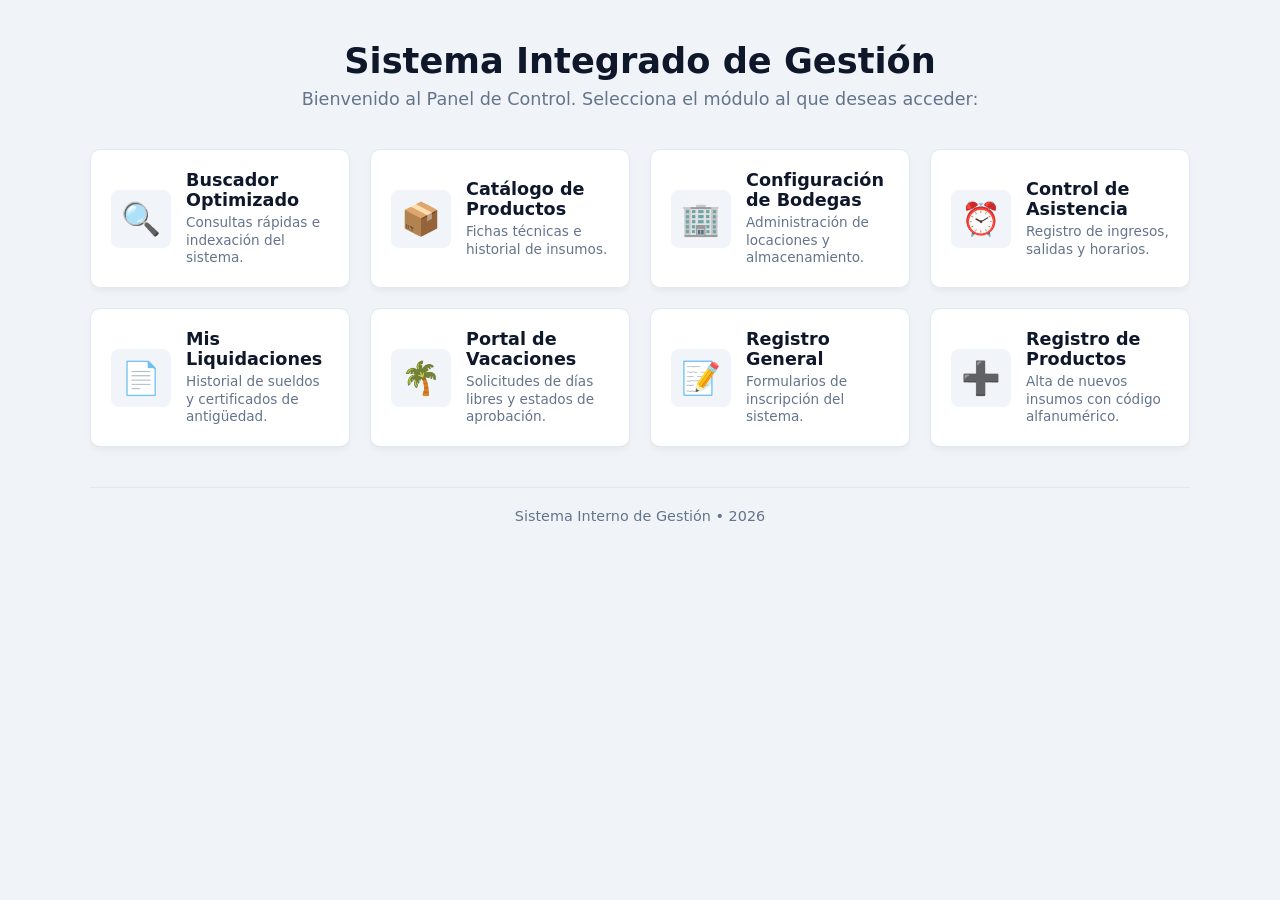
<file: index.html>
<!DOCTYPE html>
<html lang="es">
<head>
    <meta charset="UTF-8">
    <meta name="viewport" content="width=device-width, initial-scale=1.0">
    <title>Panel de Control - Sistema Interno</title>
    <link rel="stylesheet" href="index.css">
</head>
<body>

    <div class="dashboard-container">
        <header class="main-header">
            <h1>Sistema Integrado de Gestión</h1>
            <p>Bienvenido al Panel de Control. Selecciona el módulo al que deseas acceder:</p>
        </header>

        <main class="grid-menu">
            <a href="buscadorOptimizado.html" class="menu-card">
                <div class="card-icon">🔍</div>
                <div class="card-info">
                    <h3>Buscador Optimizado</h3>
                    <p>Consultas rápidas e indexación del sistema.</p>
                </div>
            </a>

            <a href="catalogo_productos.html" class="menu-card">
                <div class="card-icon">📦</div>
                <div class="card-info">
                    <h3>Catálogo de Productos</h3>
                    <p>Fichas técnicas e historial de insumos.</p>
                </div>
            </a>

            <a href="configuracion_bodegas.html" class="menu-card">
                <div class="card-icon">🏢</div>
                <div class="card-info">
                    <h3>Configuración de Bodegas</h3>
                    <p>Administración de locaciones y almacenamiento.</p>
                </div>
            </a>

            <a href="controlAsistencia.html" class="menu-card">
                <div class="card-icon">⏰</div>
                <div class="card-info">
                    <h3>Control de Asistencia</h3>
                    <p>Registro de ingresos, salidas y horarios.</p>
                </div>
            </a>

            <a href="liquidaciones.html" class="menu-card">
                <div class="card-icon">📄</div>
                <div class="card-info">
                    <h3>Mis Liquidaciones</h3>
                    <p>Historial de sueldos y certificados de antigüedad.</p>
                </div>
            </a>

            <a href="portalvacaciones.html" class="menu-card">
                <div class="card-icon">🌴</div>
                <div class="card-info">
                    <h3>Portal de Vacaciones</h3>
                    <p>Solicitudes de días libres y estados de aprobación.</p>
                </div>
            </a>

            <a href="registro.html" class="menu-card">
                <div class="card-icon">📝</div>
                <div class="card-info">
                    <h3>Registro General</h3>
                    <p>Formularios de inscripción del sistema.</p>
                </div>
            </a>

            <a href="registroproducto.html" class="menu-card">
                <div class="card-icon">➕</div>
                <div class="card-info">
                    <h3>Registro de Productos</h3>
                    <p>Alta de nuevos insumos con código alfanumérico.</p>
                </div>
            </a>
        </main>

        <footer class="main-footer">
            <p>Sistema Interno de Gestión • 2026</p>
        </footer>
    </div>

</body>
</html>
</file>
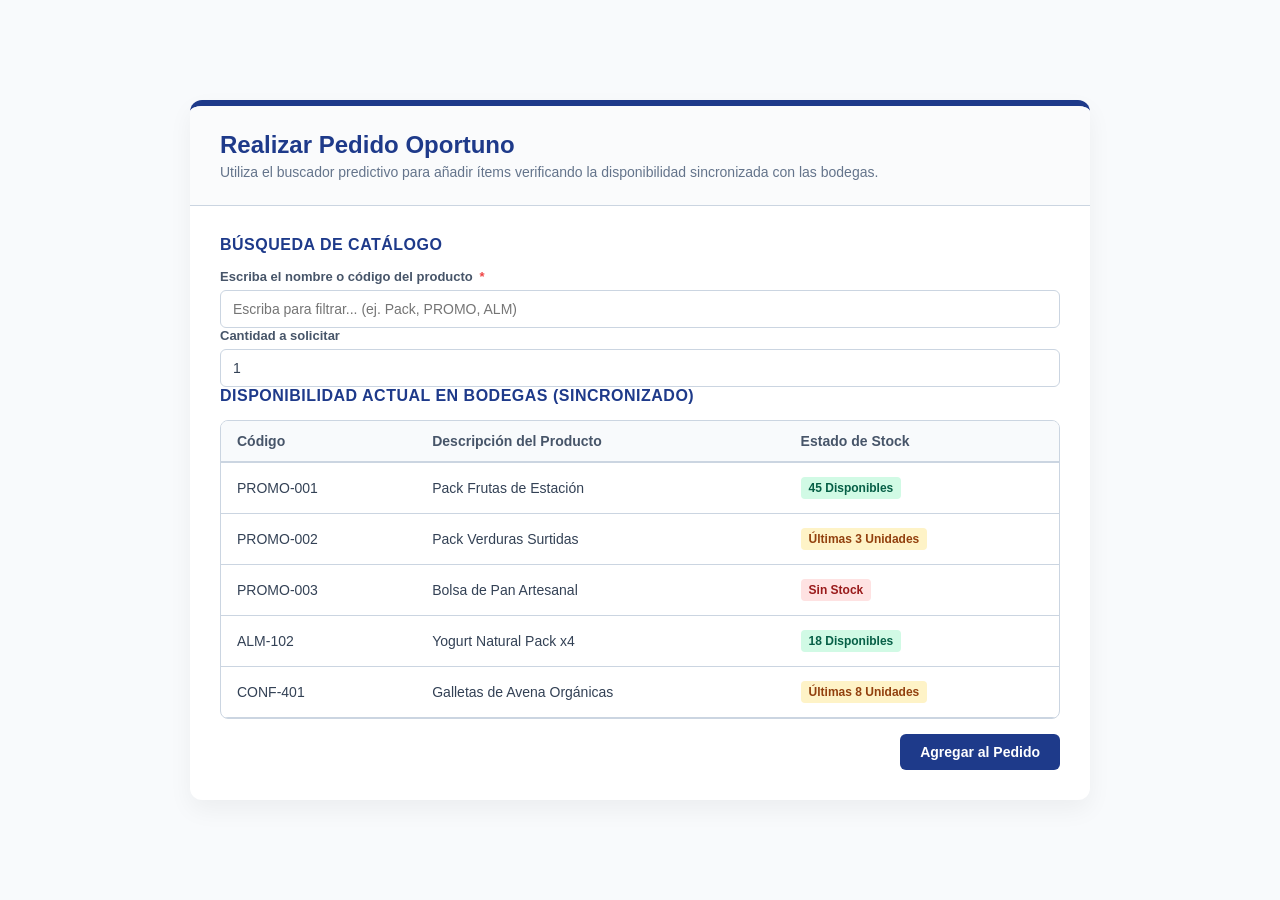
<file: buscadorOptimizado.html>
<!DOCTYPE html>
<html lang="es">
<head>
    <meta charset="UTF-8">
    <meta name="viewport" content="width=device-width, initial-scale=1.0">
    <title>Seguridad LTDA - Solicitud de Pedidos</title>
    <link rel="stylesheet" href="styleBuscador.css">
</head>
<body>

<div class="container">
    <div class="header">
        <h1>Realizar Pedido Oportuno</h1>
        <p>Utiliza el buscador predictivo para añadir ítems verificando la disponibilidad sincronizada con las bodegas.</p>
    </div>

    <div class="form-container">
        <form action="#" method="POST">
            
            <div class="section-title">Búsqueda de Catálogo</div>

            <div class="form-group">
                <label for="productSearch">Escriba el nombre o código del producto <span class="required">*</span></label>
                <input 
                    type="text" 
                    id="productSearch" 
                    list="productosBodega" 
                    placeholder="Escriba para filtrar... (ej. Pack, PROMO, ALM)" 
                    required
                >
                
                <datalist id="productosBodega">
                    <option value="PROMO-001 - Pack Frutas de Estación (Disponibilidad Alta)"></option>
                    <option value="PROMO-002 - Pack Verduras Surtidas (Últimas Unidades)"></option>
                    <option value="PROMO-003 - Bolsa de Pan Artesanal (Sin Stock)"></option>
                    <option value="ALM-102 - Yogurt Natural Pack x4 (Disponibilidad Alta)"></option>
                    <option value="ALM-105 - Leche Entera Soprole 1L (Disponibilidad Alta)"></option>
                    <option value="CONF-401 - Galletas de Avena Orgánicas (Últimas Unidades)"></option>
                    <option value="CONF-402 - Mermelada de Frambuesa Casera (Sin Stock)"></option>
                </datalist>
            </div>

            <div class="form-group">
                <label for="cantidad">Cantidad a solicitar</label>
                <input type="number" id="cantidad" min="1" value="1">
            </div>

            <div class="section-title">Disponibilidad Actual en Bodegas (Sincronizado)</div>
            <div class="table-responsive-custom">
                <table class="custom-table">
                    <thead>
                        <tr>
                            <th>Código</th>
                            <th>Descripción del Producto</th>
                            <th>Estado de Stock</th>
                        </tr>
                    </thead>
                    <tbody>
                        <tr>
                            <td><code>PROMO-001</code></td>
                            <td>Pack Frutas de Estación</td>
                            <td><span class="custom-badge badge-success">45 Disponibles</span></td>
                        </tr>
                        <tr>
                            <td><code>PROMO-002</code></td>
                            <td>Pack Verduras Surtidas</td>
                            <td><span class="custom-badge badge-warning">Últimas 3 Unidades</span></td>
                        </tr>
                        <tr>
                            <td><code>PROMO-003</code></td>
                            <td>Bolsa de Pan Artesanal</td>
                            <td><span class="custom-badge badge-danger">Sin Stock</span></td>
                        </tr>
                        <tr>
                            <td><code>ALM-102</code></td>
                            <td>Yogurt Natural Pack x4</td>
                            <td><span class="custom-badge badge-success">18 Disponibles</span></td>
                        </tr>
                        <tr>
                            <td><code>CONF-401</code></td>
                            <td>Galletas de Avena Orgánicas</td>
                            <td><span class="custom-badge badge-warning">Últimas 8 Unidades</span></td>
                        </tr>
                    </tbody>
                </table>
            </div>

            <div class="form-actions-inner">
                <button type="submit" class="btn btn-primary">Agregar al Pedido</button>
            </div>

        </form>
    </div>
</div>

</body>
</html>
</file>
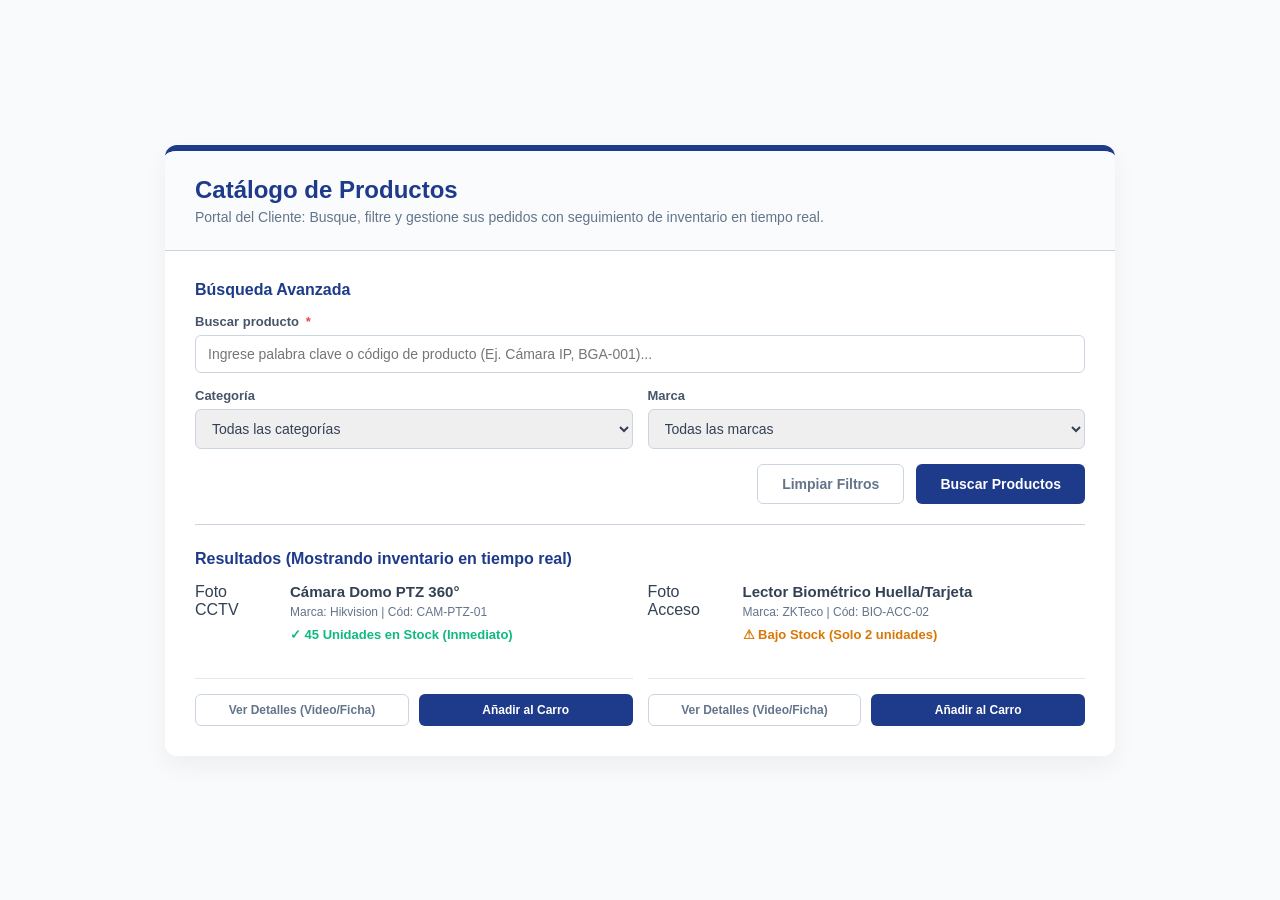
<file: catalogo_productos.html>
<!DOCTYPE html>
<html lang="es">
<head>
    <meta charset="UTF-8">
    <meta name="viewport" content="width=device-width, initial-scale=1.0">
    <title>Catálogo de Productos - Portal Cliente | Seguridad LTDA</title>
    <link rel="stylesheet" href="styles_catalogo_productos.css">
</head>
<body>

    <div class="container" style="max-width: 950px;">
        <div class="header">
            <h1>Catálogo de Productos</h1>
            <p>Portal del Cliente: Busque, filtre y gestione sus pedidos con seguimiento de inventario en tiempo real.</p>
        </div>

        <div class="form-container">
            
            <div style="margin-bottom: 25px; border-bottom: 1px solid var(--border-color); padding-bottom: 20px;">
                <h3 style="color: var(--primary-color); font-size: 16px; margin-bottom: 15px;">Búsqueda Avanzada</h3>
                <div class="fields-section">
                    
                    <div class="form-group full-width">
                        <label for="buscador">Buscar producto <span class="required">*</span></label>
                        <input type="text" id="buscador" placeholder="Ingrese palabra clave o código de producto (Ej. Cámara IP, BGA-001)...">
                    </div>

                    <div class="form-group">
                        <label for="categoria">Categoría</label>
                        <select id="categoria">
                            <option value="todas" selected>Todas las categorías</option>
                            <option value="cctv">Sistemas CCTV</option>
                            <option value="acceso">Control de Acceso</option>
                            <option value="alarmas">Alarmas Inalámbricas</option>
                        </select>
                    </div>

                    <div class="form-group">
                        <label for="marca">Marca</label>
                        <select id="marca">
                            <option value="todas" selected>Todas las marcas</option>
                            <option value="hikvision">Hikvision</option>
                            <option value="dahua">Dahua</option>
                            <option value="dsc">DSC</option>
                        </select>
                    </div>
                </div>
                
                <div class="form-actions" style="margin-top: 15px; padding-top: 0; border: none;">
                    <button type="button" class="btn btn-secondary">Limpiar Filtros</button>
                    <button type="button" class="btn btn-primary">Buscar Productos</button>
                </div>
            </div>

            <h3 style="color: var(--primary-color); font-size: 16px; margin-bottom: 15px;">Resultados (Mostrando inventario en tiempo real)</h3>
            
            <div class="fields-section">
                
                <div class="photo-section" style="align-items: flex-start; justify-content: space-between; width: 100%;">
                    <div style="display: flex; gap: 15px; width: 100%;">
                        <div class="photo-preview" style="width: 80px; height: 80px; border-radius: 8px; flex-shrink: 0;">
                            <span>Foto<br>CCTV</span>
                        </div>
                        <div style="flex: 1;">
                            <h4 style="color: var(--text-color); margin-bottom: 5px; font-size: 15px;">Cámara Domo PTZ 360°</h4>
                            <p style="font-size: 12px; color: #64748b; margin-bottom: 8px;">Marca: Hikvision | Cód: CAM-PTZ-01</p>
                            <p style="font-size: 13px; font-weight: 600; color: var(--success-color); margin-bottom: 5px;">✓ 45 Unidades en Stock (Inmediato)</p>
                        </div>
                    </div>
                    
                    <div style="width: 100%; margin-top: 15px; display: flex; gap: 10px; border-top: 1px solid #e2e8f0; padding-top: 15px;">
                        <button class="btn btn-secondary" style="padding: 8px 12px; font-size: 12px; width: 50%;">Ver Detalles (Video/Ficha)</button>
                        <button class="btn btn-primary" style="padding: 8px 12px; font-size: 12px; width: 50%;">Añadir al Carro</button>
                    </div>
                </div>

                <div class="photo-section" style="align-items: flex-start; justify-content: space-between; width: 100%;">
                    <div style="display: flex; gap: 15px; width: 100%;">
                        <div class="photo-preview" style="width: 80px; height: 80px; border-radius: 8px; flex-shrink: 0;">
                            <span>Foto<br>Acceso</span>
                        </div>
                        <div style="flex: 1;">
                            <h4 style="color: var(--text-color); margin-bottom: 5px; font-size: 15px;">Lector Biométrico Huella/Tarjeta</h4>
                            <p style="font-size: 12px; color: #64748b; margin-bottom: 8px;">Marca: ZKTeco | Cód: BIO-ACC-02</p>
                            <p style="font-size: 13px; font-weight: 600; color: #d97706; margin-bottom: 5px;">⚠ Bajo Stock (Solo 2 unidades)</p>
                        </div>
                    </div>
                    
                    <div style="width: 100%; margin-top: 15px; display: flex; gap: 10px; border-top: 1px solid #e2e8f0; padding-top: 15px;">
                        <button class="btn btn-secondary" style="padding: 8px 12px; font-size: 12px; width: 50%;">Ver Detalles (Video/Ficha)</button>
                        <button class="btn btn-primary" style="padding: 8px 12px; font-size: 12px; width: 50%;">Añadir al Carro</button>
                    </div>
                </div>

            </div>
        </div>
    </div>

</body>
</html>
</file>
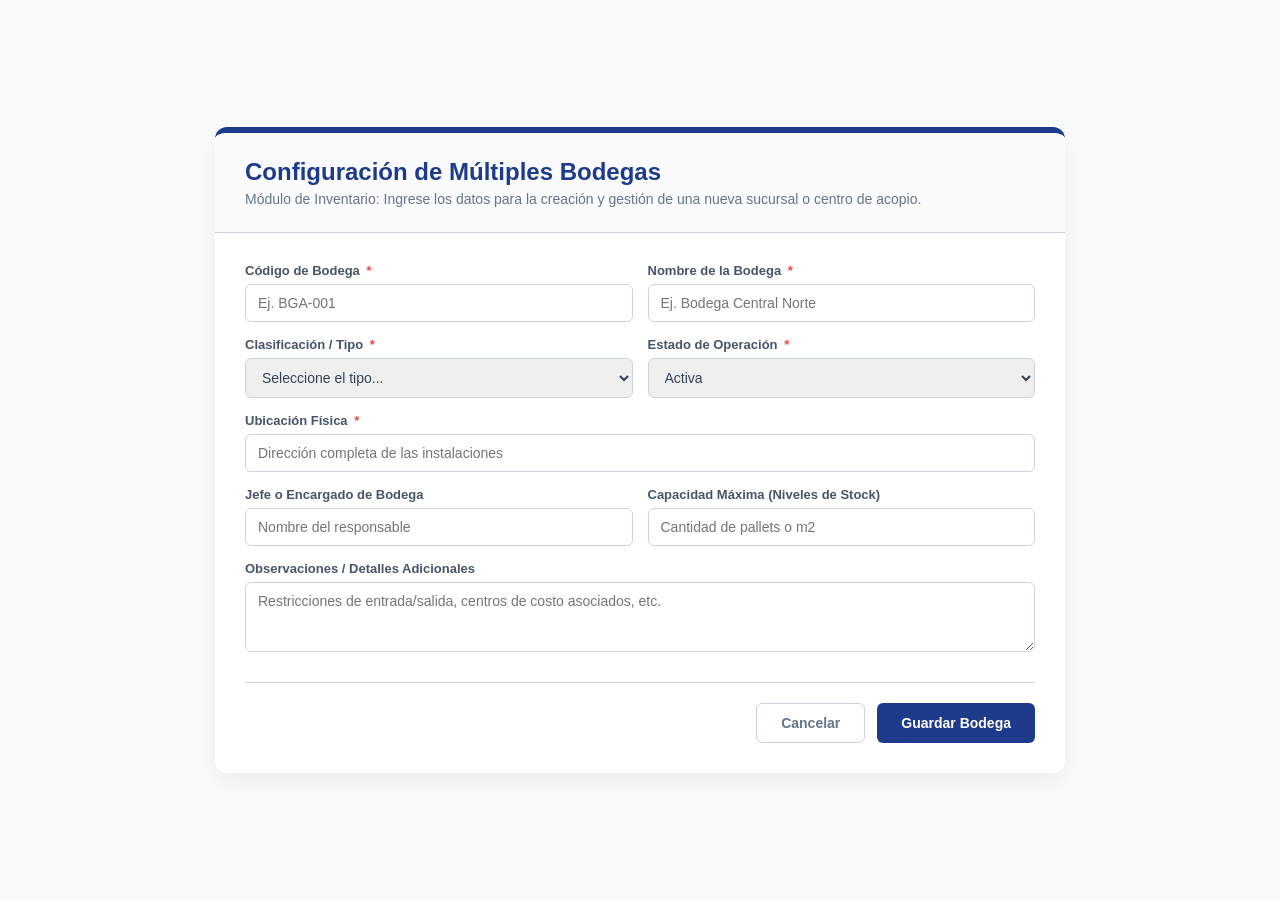
<file: configuracion_bodegas.html>
<!DOCTYPE html>
<html lang="es">
<head>
    <meta charset="UTF-8">
    <meta name="viewport" content="width=device-width, initial-scale=1.0">
    <title>Configuración de Múltiples Bodegas - ERP Seguridad LTDA</title>
    <!-- Enlace al archivo CSS externo -->
    <link rel="stylesheet" href="styles_config_bodegas.css">
</head>
<body>

    <div class="container">
        <!-- Encabezado de la vista -->
        <div class="header">
            <h1>Configuración de Múltiples Bodegas</h1>
            <p>Módulo de Inventario: Ingrese los datos para la creación y gestión de una nueva sucursal o centro de acopio.</p>
        </div>

        <div class="form-container">
            <!-- Mensaje de éxito oculto por defecto -->
            <div class="toast-success" id="successMessage">
                <strong>✓ Éxito:</strong> La bodega ha sido registrada correctamente en el sistema.
            </div>

            <form action="#" method="POST" id="bodegaForm">
                
                <div class="fields-section">
                    
                    <!-- Código de Bodega -->
                    <div class="form-group">
                        <label for="codigoBodega">Código de Bodega <span class="required">*</span></label>
                        <input type="text" id="codigoBodega" placeholder="Ej. BGA-001" required>
                        <span class="error-message">Este campo es obligatorio.</span>
                    </div>

                    <!-- Nombre de Bodega -->
                    <div class="form-group">
                        <label for="nombreBodega">Nombre de la Bodega <span class="required">*</span></label>
                        <input type="text" id="nombreBodega" placeholder="Ej. Bodega Central Norte" required>
                    </div>

                    <!-- Tipo de Bodega -->
                    <div class="form-group">
                        <label for="tipoBodega">Clasificación / Tipo <span class="required">*</span></label>
                        <select id="tipoBodega" required>
                            <option value="" disabled selected>Seleccione el tipo...</option>
                            <option value="principal">Bodega Principal</option>
                            <option value="reserva">Bodega de Reservas</option>
                            <option value="consignacion">Bodega de Consignaciones</option>
                            <option value="transito">Bodega en Tránsito</option>
                        </select>
                    </div>

                    <!-- Estado -->
                    <div class="form-group">
                        <label for="estadoBodega">Estado de Operación <span class="required">*</span></label>
                        <select id="estadoBodega" required>
                            <option value="activa" selected>Activa</option>
                            <option value="inactiva">Inactiva</option>
                            <option value="mantenimiento">En Mantenimiento</option>
                        </select>
                    </div>

                    <!-- Dirección -->
                    <div class="form-group full-width">
                        <label for="direccionBodega">Ubicación Física <span class="required">*</span></label>
                        <input type="text" id="direccionBodega" placeholder="Dirección completa de las instalaciones" required>
                    </div>

                    <!-- Encargado de Bodega -->
                    <div class="form-group">
                        <label for="encargadoBodega">Jefe o Encargado de Bodega</label>
                        <input type="text" id="encargadoBodega" placeholder="Nombre del responsable">
                    </div>

                    <!-- Capacidad o Nivel Máximo -->
                    <div class="form-group">
                        <label for="capacidadBodega">Capacidad Máxima (Niveles de Stock)</label>
                        <input type="number" id="capacidadBodega" placeholder="Cantidad de pallets o m2">
                    </div>

                    <!-- Observaciones -->
                    <div class="form-group full-width">
                        <label for="observaciones">Observaciones / Detalles Adicionales</label>
                        <textarea id="observaciones" rows="3" placeholder="Restricciones de entrada/salida, centros de costo asociados, etc."></textarea>
                    </div>

                </div>

                <!-- Botones de Acción -->
                <div class="form-actions">
                    <button type="button" class="btn btn-secondary" onclick="document.getElementById('bodegaForm').reset();">Cancelar</button>
                    <button type="button" class="btn btn-primary" onclick="document.getElementById('successMessage').style.display='block';">Guardar Bodega</button>
                </div>

            </form>
        </div>
    </div>

</body>
</html>
</file>
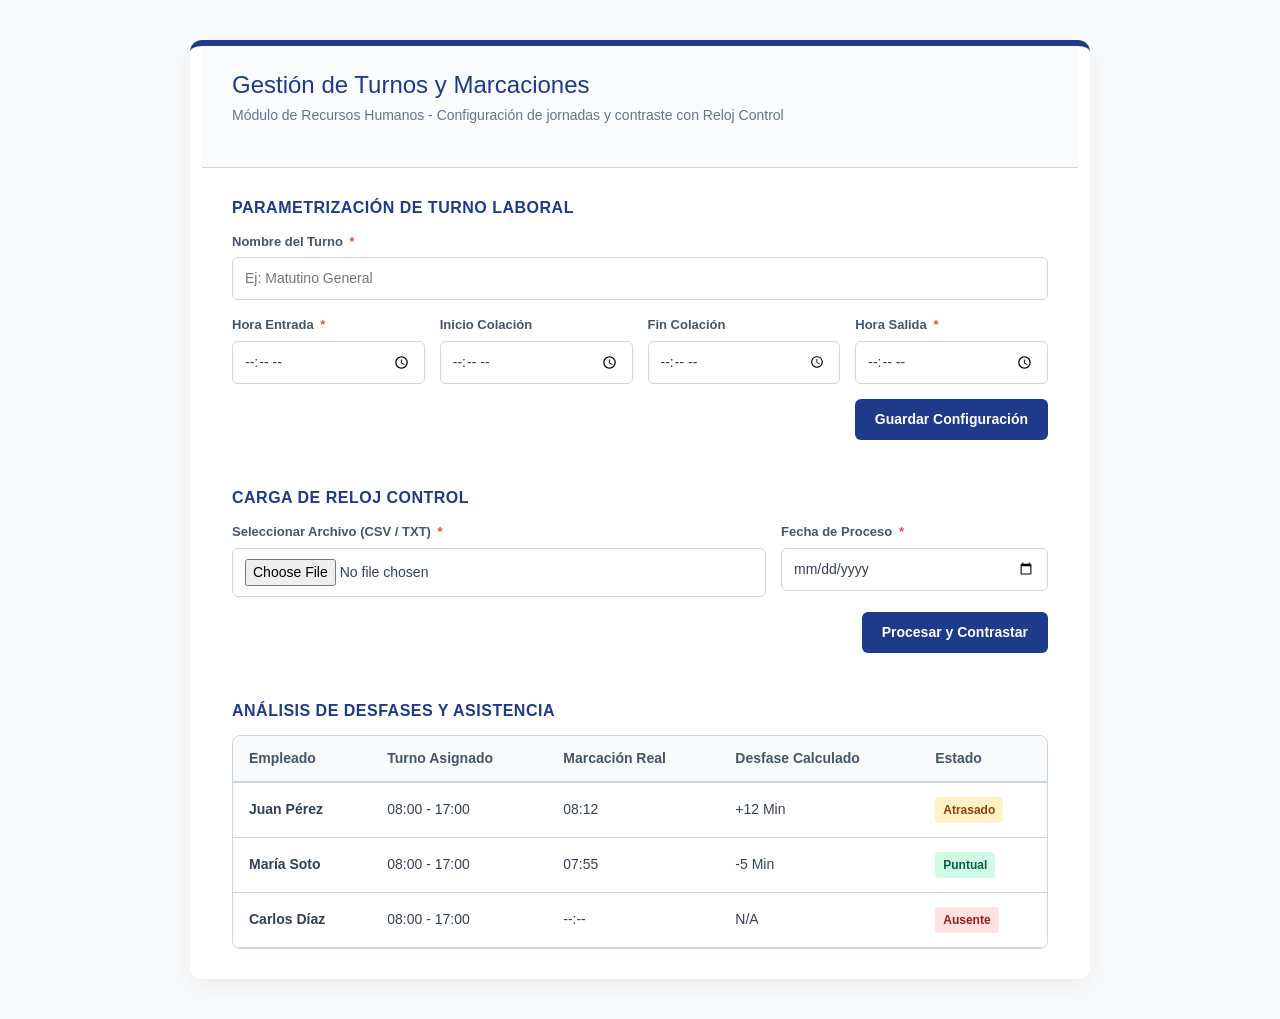
<file: controlAsistencia.html>
<!DOCTYPE html>
<html lang="es">
<head>
    <meta charset="UTF-8">
    <meta name="viewport" content="width=device-width, initial-scale=1.0">
    <title>Gestión de Turnos y Marcaciones - Seguridad LTDA</title>
    <link href="https://cdn.jsdelivr.net/npm/bootstrap@5.3.3/dist/css/bootstrap.min.css" rel="stylesheet">
    <link rel="stylesheet" href="cssControl.css">
</head>
<body>

    <div class="container">
        
        <header class="header">
            <h1>Gestión de Turnos y Marcaciones</h1>
            <p>Módulo de Recursos Humanos - Configuración de jornadas y contraste con Reloj Control</p>
        </header>

        <main class="form-container">
            
            <section class="mb-5">
                <h2 class="section-title">Parametrización de Turno Laboral</h2>
                
                <div class="grid-layout-turnos">
                    <div class="form-group full-width-custom">
                        <label for="nombreTurno">Nombre del Turno <span class="required">*</span></label>
                        <input type="text" id="nombreTurno" placeholder="Ej: Matutino General" required>
                    </div>
                    <div class="form-group">
                        <label for="horaEntrada">Hora Entrada <span class="required">*</span></label>
                        <input type="time" id="horaEntrada" required>
                    </div>
                    <div class="form-group">
                        <label for="inicioColacion">Inicio Colación</label>
                        <input type="time" id="inicioColacion">
                    </div>
                    <div class="form-group">
                        <label for="finColacion">Fin Colación</label>
                        <input type="time" id="finColacion">
                    </div>
                    <div class="form-group">
                        <label for="horaSalida">Hora Salida <span class="required">*</span></label>
                        <input type="time" id="horaSalida" required>
                    </div>
                </div>

                <div class="form-actions-inner">
                    <button type="button" class="btn btn-primary">
                        Guardar Configuración
                    </button>
                </div>
            </section>

            <section class="mb-5">
                <h2 class="section-title">Carga de Reloj Control</h2>
                
                <div class="grid-layout-carga">
                    <div class="form-group">
                        <label for="archivoReloj">Seleccionar Archivo (CSV / TXT) <span class="required">*</span></label>
                        <input type="file" id="archivoReloj" required>
                    </div>
                    <div class="form-group">
                        <label for="fechaProceso">Fecha de Proceso <span class="required">*</span></label>
                        <input type="date" id="fechaProceso" required>
                    </div>
                </div>

                <div class="form-actions-inner">
                    <button type="button" class="btn btn-primary">
                        Procesar y Contrastar
                    </button>
                </div>
            </section>

            <section>
                <h2 class="section-title">Análisis de Desfases y Asistencia</h2>
                
                <div class="table-responsive-custom">
                    <table class="custom-table">
                        <thead>
                            <tr>
                                <th>Empleado</th>
                                <th>Turno Asignado</th>
                                <th>Marcación Real</th>
                                <th>Desfase Calculado</th>
                                <th>Estado</th>
                            </tr>
                        </thead>
                        <tbody>
                            <tr>
                                <td class="emp-name">Juan Pérez</td>
                                <td>08:00 - 17:00</td>
                                <td>08:12</td>
                                <td class="text-warning-custom font-weight-bold">+12 Min</td>
                                <td><span class="custom-badge badge-warning">Atrasado</span></td>
                            </tr>
                            <tr>
                                <td class="emp-name">María Soto</td>
                                <td>08:00 - 17:00</td>
                                <td>07:55</td>
                                <td class="text-success-custom font-weight-bold">-5 Min</td>
                                <td><span class="custom-badge badge-success">Puntual</span></td>
                            </tr>
                            <tr>
                                <td class="emp-name">Carlos Díaz</td>
                                <td>08:00 - 17:00</td>
                                <td>--:--</td>
                                <td class="text-error-custom font-weight-bold">N/A</td>
                                <td><span class="custom-badge badge-danger">Ausente</span></td>
                            </tr>
                        </tbody>
                    </table>
                </div>
            </section>

        </main>
    </div>

</body>
</html>
</file>
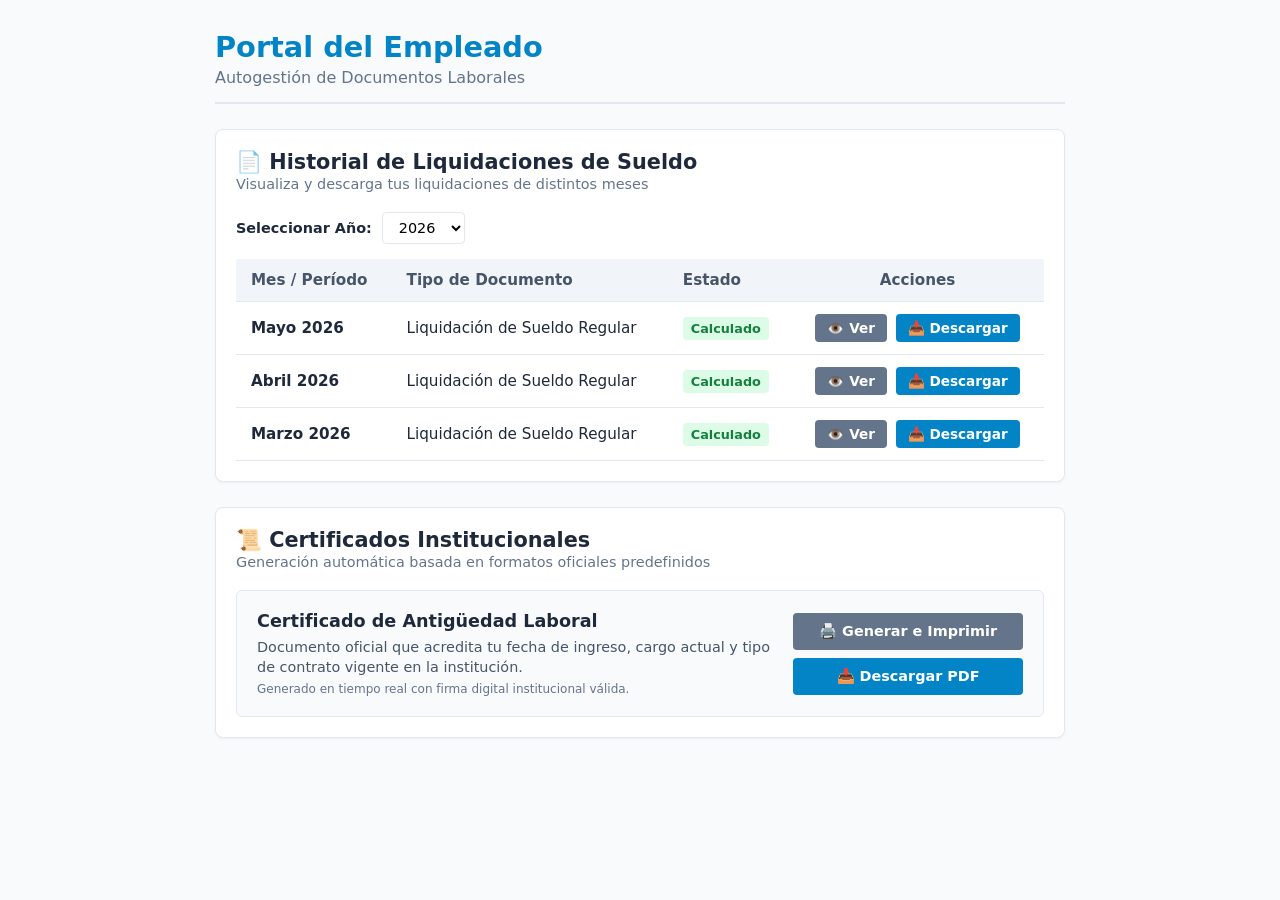
<file: liquidaciones.html>
<!DOCTYPE html>
<html lang="es">
<head>
    <meta charset="UTF-8">
    <meta name="viewport" content="width=device-width, initial-scale=1.0">
    <title>Portal Empleado - Mis Documentos</title>
    <link rel="stylesheet" href="liquidaciones.css">
</head>
<body>

<div class="container">
    <header>
        <h1>Portal del Empleado</h1>
        <p>Autogestión de Documentos Laborales</p>
    </header>

    <section class="section-box">
        <div class="section-header">
            <h2>📄 Historial de Liquidaciones de Sueldo</h2>
            <p class="subtitle">Visualiza y descarga tus liquidaciones de distintos meses</p>
        </div>

        <div class="filter-bar">
            <label for="yearSelect">Seleccionar Año:</label>
            <select id="yearSelect" onchange="filterLiquidaciones()">
                <option value="2026">2026</option>
                <option value="2025">2025</option>
            </select>
        </div>

        <table class="doc-table">
            <thead>
                <tr>
                    <th>Mes / Período</th>
                    <th>Tipo de Documento</th>
                    <th>Estado</th>
                    <th class="text-center">Acciones</th>
                </tr>
            </thead>
            <tbody id="liquidacionesBody">
                <tr>
                    <td><strong>Mayo 2026</strong></td>
                    <td>Liquidación de Sueldo Regular</td>
                    <td><span class="badge badge-success">Calculado</span></td>
                    <td class="text-center">
                        <button class="btn btn-small btn-secondary" onclick="viewPDF('Liquidación Mayo 2026')">👁️ Ver</button>
                        <button class="btn btn-small btn-primary" onclick="downloadPDF('Liquidación_Mayo_2026.pdf')">📥 Descargar</button>
                    </td>
                </tr>
                <tr>
                    <td><strong>Abril 2026</strong></td>
                    <td>Liquidación de Sueldo Regular</td>
                    <td><span class="badge badge-success">Calculado</span></td>
                    <td class="text-center">
                        <button class="btn btn-small btn-secondary" onclick="viewPDF('Liquidación Abril 2026')">👁️ Ver</button>
                        <button class="btn btn-small btn-primary" onclick="downloadPDF('Liquidación_Abril_2026.pdf')">📥 Descargar</button>
                    </td>
                </tr>
                <tr>
                    <td><strong>Marzo 2026</strong></td>
                    <td>Liquidación de Sueldo Regular</td>
                    <td><span class="badge badge-success">Calculado</span></td>
                    <td class="text-center">
                        <button class="btn btn-small btn-secondary" onclick="viewPDF('Liquidación Marzo 2026')">👁️ Ver</button>
                        <button class="btn btn-small btn-primary" onclick="downloadPDF('Liquidación_Marzo_2026.pdf')">📥 Descargar</button>
                    </td>
                </tr>
            </tbody>
        </table>
    </section>

    <section class="section-box">
        <div class="section-header">
            <h2>📜 Certificados Institucionales</h2>
            <p class="subtitle">Generación automática basada en formatos oficiales predefinidos</p>
        </div>

        <div class="certificate-card">
            <div class="cert-info">
                <h3>Certificado de Antigüedad Laboral</h3>
                <p>Documento oficial que acredita tu fecha de ingreso, cargo actual y tipo de contrato vigente en la institución.</p>
                <span class="help-text">Generado en tiempo real con firma digital institucional válida.</span>
            </div>
            <div class="cert-actions">
                <button class="btn btn-secondary btn-full" onclick="generateAndPrintCert('antiguedad')">
                    🖨️ Generar e Imprimir
                </button>
                <button class="btn btn-primary btn-full" onclick="downloadPDF('Certificado_Antiguedad.pdf')">
                    📥 Descargar PDF
                </button>
            </div>
        </div>
    </section>
</div>

<div id="pdfModal" class="modal">
    <div class="modal-content">
        <div class="modal-header">
            <h3 id="modalTitle">Visualizador de Documento</h3>
            <span class="close-modal" onclick="closeModal()">&times;</span>
        </div>
        <div class="modal-body">
            <div class="pdf-placeholder">
                <p>📄 <strong>[Simulación del Visor PDF]</strong></p>
                <p>Aquí se renderiza el archivo PDF nativo enviado por el sistema central listo para su revisión.</p>
            </div>
        </div>
        <div class="modal-footer">
            <button class="btn btn-secondary" onclick="window.print()">🖨️ Imprimir Documento</button>
            <button class="btn btn-primary" onclick="closeModal()">Cerrar</button>
        </div>
    </div>
</div>

<script>
    function viewPDF(docName) {
        document.getElementById('modalTitle').innerText = "Visualizando: " + docName;
        document.getElementById('pdfModal').style.display = 'block';
    }

    function closeModal() {
        document.getElementById('pdfModal').style.display = 'none';
    }

    function downloadPDF(filename) {
        alert("Iniciando la descarga automática del archivo PDF:\n" + filename + "\nFormato optimizado para impresión.");
    }

    function generateAndPrintCert(type) {
        alert("Generando certificado basado en el formato institucional predefinido...\n\nEl documento ha sido creado con éxito. Abriendo cuadro de diálogo de impresión.");
        window.print();
    }

    function filterLiquidaciones() {
        const year = document.getElementById('yearSelect').value;
        const tbody = document.getElementById('liquidacionesBody');
        
        if (year === '2025') {
            tbody.innerHTML = `
                <tr>
                    <td><strong>Diciembre 2025</strong></td>
                    <td>Liquidación de Sueldo Regular</td>
                    <td><span class="badge badge-success">Calculado</span></td>
                    <td class="text-center">
                        <button class="btn btn-small btn-secondary" onclick="viewPDF('Liquidación Diciembre 2025')">👁️ Ver</button>
                        <button class="btn btn-small btn-primary" onclick="downloadPDF('Liquidación_Diciembre_2025.pdf')">📥 Descargar</button>
                    </td>
                </tr>
                <tr>
                    <td><strong>Noviembre 2025</strong></td>
                    <td>Liquidación de Sueldo Regular</td>
                    <td><span class="badge badge-success">Calculado</span></td>
                    <td class="text-center">
                        <button class="btn btn-small btn-secondary" onclick="viewPDF('Liquidación Noviembre 2025')">👁️ Ver</button>
                        <button class="btn btn-small btn-primary" onclick="downloadPDF('Liquidación_Noviembre_2025.pdf')">📥 Descargar</button>
                    </td>
                </tr>
            `;
        } else {
            location.reload();
        }
    }

    window.onclick = function(event) {
        const modal = document.getElementById('pdfModal');
        if (event.target == modal) {
            modal.style.display = "none";
        }
    }
</script>

</body>
</html>
</file>
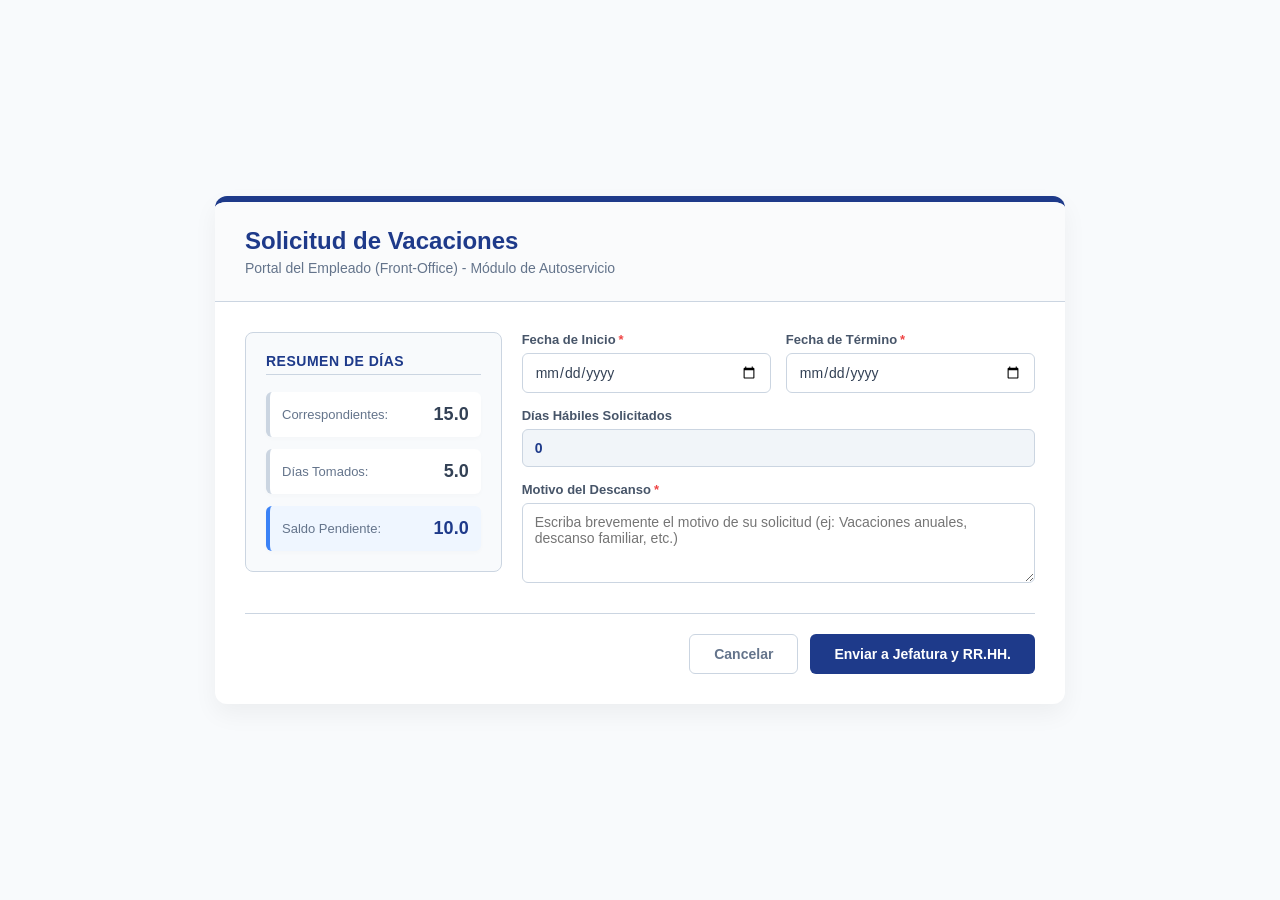
<file: portalvacaciones.html>
<!DOCTYPE html>
<html lang="es">
<head>
    <meta charset="UTF-8">
    <meta name="viewport" content="width=device-width, initial-scale=1.0">
    <title>Seguridad LTDA - Portal del Empleado: Vacaciones</title>
    
</head>
<link rel="stylesheet" href="stylevacaciones.css">
<body>

    <div class="container">
        <div class="header">
            <h1>Solicitud de Vacaciones</h1>
            <p>Portal del Empleado (Front-Office) - Módulo de Autoservicio</p>
        </div>

        <div class="form-container">
            <div id="toastSuccess" class="toast-success">
                ✓ ¡Solicitud registrada correctamente! Se ha gatillado una alerta automática enviando el rango de fechas y los días hábiles calculados al Módulo Central de RR.HH. para su evaluación.
            </div>

            <form id="vacationForm" onsubmit="validateForm(event)">
                <div class="grid-layout">
                    
                    <div class="days-status-section">
                        <h3>Resumen de Días</h3>
                        <div class="stat-box">
                            <span>Correspondientes:</span>
                            <div class="number" id="daysTotal">15.0</div>
                        </div>
                        <div class="stat-box">
                            <span>Días Tomados:</span>
                            <div class="number" id="daysTaken">5.0</div>
                        </div>
                        <div class="stat-box highlight">
                            <span>Saldo Pendiente:</span>
                            <div class="number" id="daysPending">10.0</div>
                        </div>
                    </div>

                    <div class="fields-section">
                        
                        <div class="form-group">
                            <label for="startDate">Fecha de Inicio<span class="required">*</span></label>
                            <input type="date" id="startDate" onchange="calculateBusinessDays()">
                            <div id="startDateError" class="error-message">La fecha de inicio es requerida.</div>
                        </div>

                        <div class="form-group">
                            <label for="endDate">Fecha de Término<span class="required">*</span></label>
                            <input type="date" id="endDate" onchange="calculateBusinessDays()">
                            <div id="endDateError" class="error-message">La fecha de término es requerida o inválida.</div>
                        </div>

                        <div class="form-group full-width">
                            <label for="businessDays">Días Hábiles Solicitados</label>
                            <input type="text" id="businessDays" value="0" readonly style="background-color: #f1f5f9; font-weight: bold; color: var(--primary-color);">
                            <div id="daysLimitError" class="error-message">Los días solicitados superan tu saldo pendiente actual.</div>
                        </div>

                        <div class="form-group full-width">
                            <label for="reason">Motivo del Descanso<span class="required">*</span></label>
                            <textarea id="reason" placeholder="Escriba brevemente el motivo de su solicitud (ej: Vacaciones anuales, descanso familiar, etc.)"></textarea>
                            <div id="reasonError" class="error-message">El motivo es requerido para procesar la solicitud.</div>
                        </div>

                    </div>
                </div>

                <div class="form-actions">
                    <button type="button" class="btn btn-secondary" onclick="resetForm()">Cancelar</button>
                    <button type="submit" class="btn btn-primary">Enviar a Jefatura y RR.HH.</button>
                </div>
            </form>
        </div>
    </div>

    <script>
        // Lógica de cálculo automático de días hábiles entre fechas (Lunes a Viernes)
        function calculateBusinessDays() {
            const startInput = document.getElementById('startDate').value;
            const endInput = document.getElementById('endDate').value;
            const businessDaysInput = document.getElementById('businessDays');
            const endDateError = document.getElementById('endDateError');
            const daysLimitError = document.getElementById('daysLimitError');

            if (!startInput || !endInput) return;

            const start = new Date(startInput);
            const end = new Date(endInput);

            // Validación básica de coherencia de fechas
            if (end < start) {
                endDateError.textContent = "La fecha de término no puede ser menor a la de inicio.";
                endDateError.style.display = "block";
                businessDaysInput.value = 0;
                return;
            } else {
                endDateError.style.display = "none";
            }

            let count = 0;
            let current = new Date(start);

            // Iteración para contar solo días de semana (Lunes-Viernes)
            while (current <= end) {
                const dayOfWeek = current.getDay();
                // 0 = Domingo, 6 = Sábado. Días hábiles = 1,2,3,4,5
                if (dayOfWeek !== 0 && dayOfWeek !== 6) {
                    count++;
                }
                current.setDate(current.getDate() + 1);
            }

            businessDaysInput.value = count;

            // Validar si el cálculo excede el saldo pendiente (10 días)
            const pendingDays = parseFloat(document.getElementById('daysPending').textContent);
            if (count > pendingDays) {
                daysLimitError.style.display = "block";
            } else {
                daysLimitError.style.display = "none";
            }
        }

        // Función de Validación y Gatillado del Criterio 2
        function validateForm(event) {
            event.preventDefault(); // Detiene el envío real
            
            let isValid = true;
            const pendingDays = parseFloat(document.getElementById('daysPending').textContent);
            const businessDaysCount = parseInt(document.getElementById('businessDays').value);

            // Estructura de campos obligatorios
            const validations = [
                { id: 'startDate', errorId: 'startDateError' },
                { id: 'endDate', errorId: 'endDateError' },
                { id: 'reason', errorId: 'reasonError' }
            ];

            validations.forEach(field => {
                const element = document.getElementById(field.id);
                const errorElement = document.getElementById(field.errorId);

                if (!element.value.trim()) {
                    errorElement.textContent = "Este campo es requerido.";
                    errorElement.style.display = "block";
                    isValid = false;
                } else {
                    errorElement.style.display = "none";
                }
            });

            // Evitar procesar si los días solicitados son 0 o exceden el saldo
            if (businessDaysCount <= 0) {
                isValid = false;
            }
            if (businessDaysCount > pendingDays) {
                document.getElementById('daysLimitError').style.display = "block";
                isValid = false;
            }

            // CRITERIO 2: Al pasar validaciones, gatilla la alerta con los datos hacia RR.HH.
            if (isValid) {
                const toast = document.getElementById('toastSuccess');
                toast.style.display = 'block';
                window.scrollTo({ top: 0, behavior: 'smooth' });

                // Imprime en consola simulando la integración técnica del mensaje enviado
                console.log("EVENTO TRIGGER GATILLADO HACIA BACK-OFFICE (RR.HH.):", {
                    rangoFechas: {
                        desde: document.getElementById('startDate').value,
                        hasta: document.getElementById('endDate').value
                    },
                    totalDiasHabiles: businessDaysCount,
                    motivo: document.getElementById('reason').value,
                    timestampAlerta: new Date().toISOString()
                });
            }
        }

        // Restablecer el formulario al estado base
        function resetForm() {
            document.getElementById('vacationForm').reset();
            document.getElementById('toastSuccess').style.display = 'none';
            document.getElementById('businessDays').value = 0;
            
            const errors = document.querySelectorAll('.error-message');
            errors.forEach(err => err.style.display = 'none');
        }
    </script>
</body>
</html>
</file>
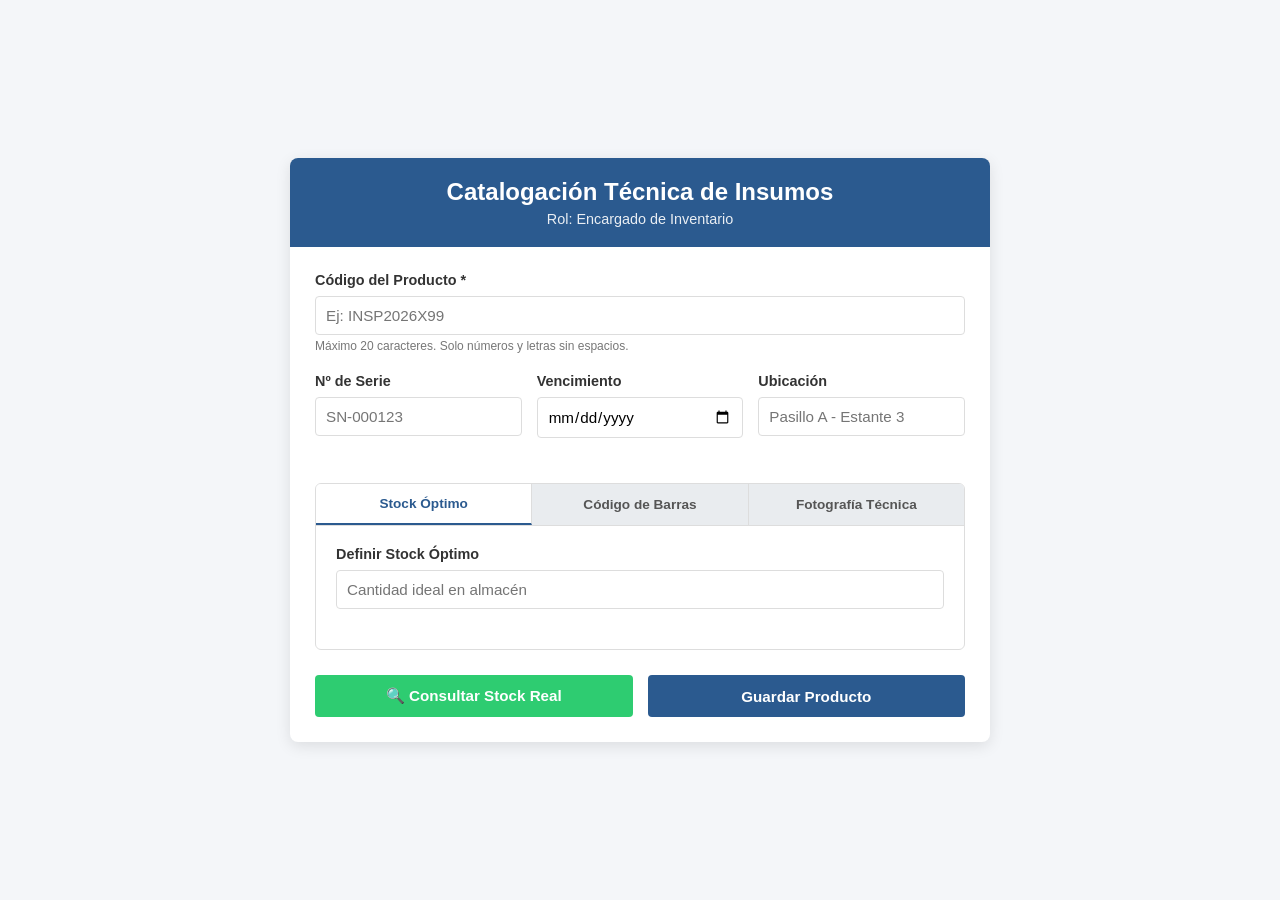
<file: registroproducto.html>
<!DOCTYPE html>
<html lang="es">
<head>
    <meta charset="UTF-8">
    <meta name="viewport" content="width=device-width, initial-scale=1.0">
    <title>Registro de Productos - Control de Inventario</title>
    <link rel="stylesheet" href="style.css">
</head>
<body>

<div class="container">
    <header>
        <h1>Catalogación Técnica de Insumos</h1>
        <p>Rol: Encargado de Inventario</p>
    </header>

    <form id="productForm" onsubmit="handleSubmit(event)">
        <div class="form-group">
            <label for="productCode">Código del Producto *</label>
            <input 
                type="text" 
                id="productCode" 
                name="productCode" 
                required 
                maxlength="20" 
                pattern="[a-zA-Z0-9ñÑ]+" 
                title="Solo se permiten letras y números (máximo 20 caracteres)"
                placeholder="Ej: INSP2026X99"
            >
            <span class="help-text">Máximo 20 caracteres. Solo números y letras sin espacios.</span>
        </div>

        <div class="grid-3col">
            <div class="form-group">
                <label for="serialNumber">Nº de Serie</label>
                <input type="text" id="serialNumber" name="serialNumber" placeholder="SN-000123">
            </div>
            <div class="form-group">
                <label for="expiryDate">Vencimiento</label>
                <input type="date" id="expiryDate" name="expiryDate">
            </div>
            <div class="form-group">
                <label for="location">Ubicación</label>
                <input type="text" id="location" name="location" placeholder="Pasillo A - Estante 3">
            </div>
        </div>

        <div class="tabs-container">
            <div class="tabs-header">
                <button type="button" class="tab-btn active" onclick="openTab(event, 'tabStock')">Stock Óptimo</button>
                <button type="button" class="tab-btn" onclick="openTab(event, 'tabBarcode')">Código de Barras</button>
                <button type="button" class="tab-btn" onclick="openTab(event, 'tabPhoto')">Fotografía Técnica</button>
            </div>

            <div id="tabStock" class="tab-content active">
                <div class="form-group">
                    <label for="optimalStock">Definir Stock Óptimo</label>
                    <input type="number" id="optimalStock" name="optimalStock" min="0" placeholder="Cantidad ideal en almacén">
                </div>
            </div>

            <div id="tabBarcode" class="tab-content">
                <div class="form-group">
                    <label for="barcode">Código de Barras (EAN / UPC)</label>
                    <input type="text" id="barcode" name="barcode" placeholder="7501234567890">
                </div>
            </div>

            <div id="tabPhoto" class="tab-content">
                <div class="form-group">
                    <label for="techPhoto">Subir Fotografía Técnica del Insumo</label>
                    <input type="file" id="techPhoto" name="techPhoto" accept="image/*">
                    <span class="help-text">Formatos permitidos: JPG, PNG.</span>
                </div>
            </div>
        </div>

        <div class="btn-container">
            <button type="button" class="btn btn-secondary" onclick="checkRealTimeStock()">
                🔍 Consultar Stock Real
            </button>
            <button type="submit" class="btn btn-primary">
                Guardar Producto
            </button>
        </div>
    </form>
</div>

<script>
    // Lógica para alternar entre pestañas
    function openTab(evt, tabId) {
        const tabContents = document.getElementsByClassName("tab-content");
        for (let i = 0; i < tabContents.length; i++) {
            tabContents[i].classList.remove("active");
        }

        const tabBtns = document.getElementsByClassName("tab-btn");
        for (let i = 0; i < tabBtns.length; i++) {
            tabBtns[i].classList.remove("active");
        }

        document.getElementById(tabId).classList.add("active");
        evt.currentTarget.classList.add("active");
    }

    // Consulta de Stock en Tiempo Real (Simulación)
    function checkRealTimeStock() {
        const code = document.getElementById('productCode').value.trim();
        if (!code) {
            alert("Por favor, ingrese el código del producto para consultar su disponibilidad en tiempo real.");
            return;
        }
        
        // Simulación de respuesta rápida de servidor
        alert(`[Consulta Tiempo Real]\nCódigo: ${code}\nStock Disponible: 42 unidades.\nEstado: Nivel Estable.`);
    }

    // Manejo del Formulario al Guardar
    function handleSubmit(event) {
        event.preventDefault();
        alert("Producto validado correctamente y registrado en el catálogo técnico.");
    }
</script>

</body>
</html>
</file>
<file: index.css>
:root {
    --bg-main: #f0f4f8;
    --text-color: #1e293b;
    --text-muted: #64748b;
    --card-bg: #ffffff;
    --primary-color: #0f172a;
    --accent-color: #2563eb;
    --hover-bg: #eff6ff;
    --border-color: #e2e8f0;
}

* {
    margin: 0;
    padding: 0;
    box-sizing: border-box;
    font-family: 'Segoe UI', system-ui, -apple-system, sans-serif;
}

body {
    background-color: var(--bg-main);
    color: var(--text-color);
    padding: 40px 20px;
    display: flex;
    justify-content: center;
    min-height: 100vh;
}

.dashboard-container {
    width: 100%;
    max-width: 1100px;
}

.main-header {
    text-align: center;
    margin-bottom: 40px;
}

.main-header h1 {
    font-size: 2.2rem;
    color: var(--primary-color);
    margin-bottom: 8px;
}

.main-header p {
    color: var(--text-muted);
    font-size: 1.1rem;
}

/* Grilla Responsiva para las Tarjetas */
.grid-menu {
    display: grid;
    grid-template-columns: repeat(auto-fit, minmax(250px, 1fr));
    gap: 20px;
    margin-bottom: 40px;
}

/* Estilo de Tarjetas de Navegación */
.menu-card {
    background-color: var(--card-bg);
    border: 1px solid var(--border-color);
    border-radius: 10px;
    padding: 20px;
    display: flex;
    align-items: center;
    gap: 15px;
    text-decoration: none; /* Quita el subrayado azul clásico */
    color: inherit;
    transition: all 0.25s ease;
    box-shadow: 0 4px 6px -1px rgba(0, 0, 0, 0.05);
}

/* Efectos al pasar el mouse */
.menu-card:hover {
    transform: translateY(-4px);
    background-color: var(--hover-bg);
    border-color: var(--accent-color);
    box-shadow: 0 10px 15px -3px rgba(37, 99, 235, 0.1);
}

.card-icon {
    font-size: 2rem;
    background-color: #f1f5f9;
    padding: 10px;
    border-radius: 8px;
    display: flex;
    justify-content: center;
    align-items: center;
    transition: background 0.2s;
}

.menu-card:hover .card-icon {
    background-color: #dbeafe;
}

.card-info h3 {
    font-size: 1.1rem;
    color: var(--primary-color);
    margin-bottom: 4px;
}

.menu-card:hover .card-info h3 {
    color: var(--accent-color);
}

.card-info p {
    font-size: 0.85rem;
    color: var(--text-muted);
    line-height: 1.3;
}

.main-footer {
    text-align: center;
    color: var(--text-muted);
    font-size: 0.9rem;
    border-top: 1px solid var(--border-color);
    padding-top: 20px;
}
</file>
<file: styleBuscador.css>
/* --- ESTILOS CSS GENERALES (Base de tus compañeros) --- */
:root {
    --primary-color: #1e3a8a; /* Azul corporativo para Seguridad LTDA */
    --secondary-color: #3b82f6;
    --background-color: #f8fafc;
    --card-background: #ffffff;
    --text-color: #334155;
    --border-color: #cbd5e1;
    --success-color: #10b981;
    --error-color: #ef4444;
    --warning-color: #f59e0b; /* Añadido para desfases/atrasos */
}

* {
    box-sizing: border-box;
    margin: 0;
    padding: 0;
    font-family: 'Segoe UI', Tahoma, Geneva, Verdana, sans-serif;
}

body {
    background-color: var(--background-color);
    color: var(--text-color);
    padding: 40px 20px;
    display: flex;
    justify-content: center;
    align-items: center;
    min-height: 100vh;
}

.container {
    background-color: var(--card-background);
    width: 100%;
    max-width: 900px; /* Ampliado un poco para que la tabla respire mejor */
    border-radius: 12px;
    box-shadow: 0 10px 25px rgba(0, 0, 0, 0.05);
    overflow: hidden;
    border-top: 6px solid var(--primary-color);
}

/* Encabezado */
.header {
    background-color: #fafbfc;
    padding: 25px 30px;
    border-bottom: 1px solid var(--border-color);
}

.header h1 {
    font-size: 24px;
    color: var(--primary-color);
    margin-bottom: 5px;
}

.header p {
    font-size: 14px;
    color: #64748b;
}

/* Formulario */
.form-container {
    padding: 30px;
}

/* Subtítulos de Secciones */
.section-title {
    font-size: 16px;
    color: var(--primary-color);
    margin-bottom: 15px;
    font-weight: 600;
    text-transform: uppercase;
    letter-spacing: 0.5px;
}

/* --- GRIDS PERSONALIZADAS PARA TU MÓDULO --- */
.grid-layout-turnos {
    display: grid;
    grid-template-columns: 1fr;
    gap: 15px;
    margin-bottom: 15px;
}

@media (min-width: 600px) {
    .grid-layout-turnos {
        grid-template-columns: repeat(4, 1fr);
    }
    .full-width-custom {
        grid-column: span 4;
    }
}

.grid-layout-carga {
    display: grid;
    grid-template-columns: 1fr;
    gap: 15px;
    margin-bottom: 15px;
}

@media (min-width: 600px) {
    .grid-layout-carga {
        grid-template-columns: 2fr 1fr;
    }
}

/* Grupos de Formulario estándar de tus compañeros */
.form-group {
    display: flex;
    flex-direction: column;
    position: relative; /* Esencial para posicionar el panel de sugerencias predictivas */
}

.form-group label {
    font-size: 13px;
    font-weight: 600;
    margin-bottom: 6px;
    color: #475569;
}

.form-group label .required {
    color: var(--error-color);
    margin-left: 3px;
}

.form-group input, .form-group select {
    padding: 10px 12px;
    border: 1px solid var(--border-color);
    border-radius: 6px;
    font-size: 14px;
    color: var(--text-color);
    outline: none;
    transition: border-color 0.2s, box-shadow 0.2s;
}

.form-group input:focus, .form-group select:focus {
    border-color: var(--secondary-color);
    box-shadow: 0 0 0 3px rgba(59, 130, 246, 0.15);
}

/* Botones alineados a la derecha de cada bloque */
.form-actions-inner {
    display: flex;
    justify-content: flex-end;
    margin-top: 15px;
}

/* Botones basados en las reglas de tus compañeros */
.btn {
    padding: 10px 20px;
    border-radius: 6px;
    font-size: 14px;
    font-weight: 600;
    cursor: pointer;
    transition: all 0.2s;
    border: none;
}

.btn-primary {
    background-color: var(--primary-color);
    color: white;
}

.btn-primary:hover {
    background-color: #172554;
}

/* --- ESTILOS DE LA TABLA DE DESFASES --- */
.table-responsive-custom {
    width: 100%;
    overflow-x: auto;
    border: 1px solid var(--border-color);
    border-radius: 8px;
}

.custom-table {
    width: 100%;
    border-collapse: collapse;
    text-align: left;
    font-size: 14px;
}

.custom-table th {
    background-color: #f8fafc;
    color: #475569;
    font-weight: 600;
    padding: 12px 16px;
    border-bottom: 2px solid var(--border-color);
}

.custom-table td {
    padding: 14px 16px;
    border-bottom: 1px solid var(--border-color);
    color: var(--text-color);
}

.custom-table tbody tr:hover {
    background-color: #f1f5f9;
}

.emp-name {
    font-weight: 600;
    color: #1e293b;
}

/* Modificadores de colores semánticos alineados con :root */
.text-success-custom { color: var(--success-color); }
.text-warning-custom { color: var(--warning-color); }
.text-error-custom { color: var(--error-color); }

/* Badges / Etiquetas de Estado */
.custom-badge {
    display: inline-block;
    padding: 4px 8px;
    border-radius: 4px;
    font-size: 12px;
    font-weight: 600;
}

.custom-badge.badge-success {
    background-color: #d1fae5;
    color: #065f46;
}

.custom-badge.badge-warning {
    background-color: #fef3c7;
    color: #92400e;
}

.custom-badge.badge-danger {
    background-color: #fee2e2;
    color: #991b1b;
}

/* --- NUEVOS ESTILOS COMPLEMENTARIOS: BARRA PREDICTIVA Y STOCK --- */

/* Panel flotante que muestra las sugerencias predictivas */
.suggestions-panel-custom {
    position: absolute;
    top: 100%;
    left: 0;
    width: 100%;
    background-color: var(--card-background);
    border: 1px solid var(--border-color);
    border-radius: 6px;
    box-shadow: 0 4px 12px rgba(0, 0, 0, 0.1);
    max-height: 250px;
    overflow-y: auto;
    z-index: 999;
    margin-top: 4px;
    display: none; /* Controlado dinámicamente mediante JS (block/none) */
}

/* Elemento individual de la lista de sugerencias */
.suggestion-item-custom {
    display: flex;
    justify-content: space-between;
    align-items: center;
    padding: 10px 14px;
    cursor: pointer;
    border-bottom: 1px solid #f1f5f9;
    transition: background-color 0.2s ease;
}

.suggestion-item-custom:last-child {
    border-bottom: none;
}

.suggestion-item-custom:hover {
    background-color: #f1f5f9;
}

/* Bloque contenedor de información de producto */
.product-meta-custom {
    display: flex;
    flex-direction: column;
    gap: 2px;
}

.product-title-custom {
    font-size: 14px;
    font-weight: 600;
    color: var(--text-color);
}

.product-sku-custom {
    font-size: 11px;
    color: #64748b;
    background-color: #f1f5f9;
    padding: 1px 5px;
    border-radius: 4px;
    width: fit-content;
}

/* Mensaje alternativo cuando no hay coincidencias */
.no-matches-custom {
    padding: 14px;
    text-align: center;
    font-size: 13px;
    color: #64748b;
}
</file>
<file: styles_catalogo_productos.css>
/* --- ESTILOS CSS GENERALES --- */
:root {
    --primary-color: #1e3a8a; /* Azul corporativo para Seguridad LTDA */
    --secondary-color: #3b82f6;
    --background-color: #f8fafc;
    --card-background: #ffffff;
    --text-color: #334155;
    --border-color: #cbd5e1;
    --success-color: #10b981;
    --error-color: #ef4444;
}

* {
    box-sizing: border-box;
    margin: 0;
    padding: 0;
    font-family: 'Segoe UI', Tahoma, Geneva, Verdana, sans-serif;
}

body {
    background-color: var(--background-color);
    color: var(--text-color);
    padding: 40px 20px;
    display: flex;
    justify-content: center;
    align-items: center;
    min-height: 100vh;
}

.container {
    background-color: var(--card-background);
    width: 100%;
    max-width: 850px;
    border-radius: 12px;
    box-shadow: 0 10px 25px rgba(0, 0, 0, 0.05);
    overflow: hidden;
    border-top: 6px solid var(--primary-color);
}

/* Encabezado */
.header {
    background-color: #fafbfc;
    padding: 25px 30px;
    border-bottom: 1px solid var(--border-color);
}

.header h1 {
    font-size: 24px;
    color: var(--primary-color);
    margin-bottom: 5px;
}

.header p {
    font-size: 14px;
    color: #64748b;
}

/* Formulario */
.form-container {
    padding: 30px;
}

/* Formulario de Datos */
.fields-section {
    display: grid;
    grid-template-columns: 1fr;
    gap: 15px;
}

@media (min-width: 500px) {
    .fields-section {
        grid-template-columns: 1fr 1fr;
    }
    .full-width {
        grid-column: span 2;
    }
}

.form-group {
    display: flex;
    flex-direction: column;
}

.form-group label {
    font-size: 13px;
    font-weight: 600;
    margin-bottom: 6px;
    color: #475569;
}

.form-group label .required {
    color: var(--error-color);
    margin-left: 3px;
}

.form-group input, .form-group select, .form-group textarea {
    padding: 10px 12px;
    border: 1px solid var(--border-color);
    border-radius: 6px;
    font-size: 14px;
    color: var(--text-color);
    outline: none;
    transition: border-color 0.2s, box-shadow 0.2s;
}

.form-group input:focus, .form-group select:focus, .form-group textarea:focus {
    border-color: var(--secondary-color);
    box-shadow: 0 0 0 3px rgba(59, 130, 246, 0.15);
}

/* Alertas de Validación */
.error-message {
    color: var(--error-color);
    font-size: 11px;
    margin-top: 4px;
    display: none;
}

/* Sección de acciones (Botones) */
.form-actions {
    margin-top: 30px;
    padding-top: 20px;
    border-top: 1px solid var(--border-color);
    display: flex;
    justify-content: flex-end;
    gap: 12px;
}

.btn {
    padding: 11px 24px;
    border-radius: 6px;
    font-size: 14px;
    font-weight: 600;
    cursor: pointer;
    transition: all 0.2s;
    border: none;
}

.btn-secondary {
    background-color: transparent;
    color: #64748b;
    border: 1px solid var(--border-color);
}

.btn-secondary:hover {
    background-color: #f1f5f9;
    color: var(--text-color);
}

.btn-primary {
    background-color: var(--primary-color);
    color: white;
}

.btn-primary:hover {
    background-color: #172554;
}

/* Notificación de Éxito */
.toast-success {
    display: none;
    background-color: #ecfdf5;
    border: 1px solid #a7f3d0;
    color: #065f46;
    padding: 15px;
    border-radius: 6px;
    margin-bottom: 20px;
    font-size: 14px;
}
</file>
<file: styles_config_bodegas.css>
/* --- ESTILOS CSS GENERALES --- */
:root {
    --primary-color: #1e3a8a; /* Azul corporativo para Seguridad LTDA */
    --secondary-color: #3b82f6;
    --background-color: #f8fafc;
    --card-background: #ffffff;
    --text-color: #334155;
    --border-color: #cbd5e1;
    --success-color: #10b981;
    --error-color: #ef4444;
}

* {
    box-sizing: border-box;
    margin: 0;
    padding: 0;
    font-family: 'Segoe UI', Tahoma, Geneva, Verdana, sans-serif;
}

body {
    background-color: var(--background-color);
    color: var(--text-color);
    padding: 40px 20px;
    display: flex;
    justify-content: center;
    align-items: center;
    min-height: 100vh;
}

.container {
    background-color: var(--card-background);
    width: 100%;
    max-width: 850px;
    border-radius: 12px;
    box-shadow: 0 10px 25px rgba(0, 0, 0, 0.05);
    overflow: hidden;
    border-top: 6px solid var(--primary-color);
}

/* Encabezado */
.header {
    background-color: #fafbfc;
    padding: 25px 30px;
    border-bottom: 1px solid var(--border-color);
}

.header h1 {
    font-size: 24px;
    color: var(--primary-color);
    margin-bottom: 5px;
}

.header p {
    font-size: 14px;
    color: #64748b;
}

/* Formulario */
.form-container {
    padding: 30px;
}

/* Formulario de Datos */
.fields-section {
    display: grid;
    grid-template-columns: 1fr;
    gap: 15px;
}

@media (min-width: 500px) {
    .fields-section {
        grid-template-columns: 1fr 1fr;
    }
    .full-width {
        grid-column: span 2;
    }
}

.form-group {
    display: flex;
    flex-direction: column;
}

.form-group label {
    font-size: 13px;
    font-weight: 600;
    margin-bottom: 6px;
    color: #475569;
}

.form-group label .required {
    color: var(--error-color);
    margin-left: 3px;
}

.form-group input, .form-group select, .form-group textarea {
    padding: 10px 12px;
    border: 1px solid var(--border-color);
    border-radius: 6px;
    font-size: 14px;
    color: var(--text-color);
    outline: none;
    transition: border-color 0.2s, box-shadow 0.2s;
}

.form-group input:focus, .form-group select:focus, .form-group textarea:focus {
    border-color: var(--secondary-color);
    box-shadow: 0 0 0 3px rgba(59, 130, 246, 0.15);
}

/* Alertas de Validación */
.error-message {
    color: var(--error-color);
    font-size: 11px;
    margin-top: 4px;
    display: none;
}

/* Sección de acciones (Botones) */
.form-actions {
    margin-top: 30px;
    padding-top: 20px;
    border-top: 1px solid var(--border-color);
    display: flex;
    justify-content: flex-end;
    gap: 12px;
}

.btn {
    padding: 11px 24px;
    border-radius: 6px;
    font-size: 14px;
    font-weight: 600;
    cursor: pointer;
    transition: all 0.2s;
    border: none;
}

.btn-secondary {
    background-color: transparent;
    color: #64748b;
    border: 1px solid var(--border-color);
}

.btn-secondary:hover {
    background-color: #f1f5f9;
    color: var(--text-color);
}

.btn-primary {
    background-color: var(--primary-color);
    color: white;
}

.btn-primary:hover {
    background-color: #172554;
}

/* Notificación de Éxito */
.toast-success {
    display: none;
    background-color: #ecfdf5;
    border: 1px solid #a7f3d0;
    color: #065f46;
    padding: 15px;
    border-radius: 6px;
    margin-bottom: 20px;
    font-size: 14px;
}
</file>
<file: cssControl.css>
/* --- ESTILOS CSS GENERALES (Base de tus compañeros) --- */
:root {
    --primary-color: #1e3a8a; /* Azul corporativo para Seguridad LTDA */
    --secondary-color: #3b82f6;
    --background-color: #f8fafc;
    --card-background: #ffffff;
    --text-color: #334155;
    --border-color: #cbd5e1;
    --success-color: #10b981;
    --error-color: #ef4444;
    --warning-color: #f59e0b; /* Añadido para desfases/atrasos */
}

* {
    box-sizing: border-box;
    margin: 0;
    padding: 0;
    font-family: 'Segoe UI', Tahoma, Geneva, Verdana, sans-serif;
}

body {
    background-color: var(--background-color);
    color: var(--text-color);
    padding: 40px 20px;
    display: flex;
    justify-content: center;
    align-items: center;
    min-height: 100vh;
}

.container {
    background-color: var(--card-background);
    width: 100%;
    max-width: 900px; /* Ampliado un poco para que la tabla respire mejor */
    border-radius: 12px;
    box-shadow: 0 10px 25px rgba(0, 0, 0, 0.05);
    overflow: hidden;
    border-top: 6px solid var(--primary-color);
}

/* Encabezado */
.header {
    background-color: #fafbfc;
    padding: 25px 30px;
    border-bottom: 1px solid var(--border-color);
}

.header h1 {
    font-size: 24px;
    color: var(--primary-color);
    margin-bottom: 5px;
}

.header p {
    font-size: 14px;
    color: #64748b;
}

/* Formulario */
.form-container {
    padding: 30px;
}

/* Subtítulos de Secciones */
.section-title {
    font-size: 16px;
    color: var(--primary-color);
    margin-bottom: 15px;
    font-weight: 600;
    text-transform: uppercase;
    letter-spacing: 0.5px;
}

/* --- GRIDS PERSONALIZADAS PARA TU MÓDULO --- */
.grid-layout-turnos {
    display: grid;
    grid-template-columns: 1fr;
    gap: 15px;
    margin-bottom: 15px;
}

@media (min-width: 600px) {
    .grid-layout-turnos {
        grid-template-columns: repeat(4, 1fr);
    }
    .full-width-custom {
        grid-column: span 4;
    }
}

.grid-layout-carga {
    display: grid;
    grid-template-columns: 1fr;
    gap: 15px;
    margin-bottom: 15px;
}

@media (min-width: 600px) {
    .grid-layout-carga {
        grid-template-columns: 2fr 1fr;
    }
}

/* Grupos de Formulario estándar de tus compañeros */
.form-group {
    display: flex;
    flex-direction: column;
}

.form-group label {
    font-size: 13px;
    font-weight: 600;
    margin-bottom: 6px;
    color: #475569;
}

.form-group label .required {
    color: var(--error-color);
    margin-left: 3px;
}

.form-group input, .form-group select {
    padding: 10px 12px;
    border: 1px solid var(--border-color);
    border-radius: 6px;
    font-size: 14px;
    color: var(--text-color);
    outline: none;
    transition: border-color 0.2s, box-shadow 0.2s;
}

.form-group input:focus, .form-group select:focus {
    border-color: var(--secondary-color);
    box-shadow: 0 0 0 3px rgba(59, 130, 246, 0.15);
}

/* Botones alineados a la derecha de cada bloque */
.form-actions-inner {
    display: flex;
    justify-content: flex-end;
    margin-top: 15px;
}

/* Botones basados en las reglas de tus compañeros */
.btn {
    padding: 10px 20px;
    border-radius: 6px;
    font-size: 14px;
    font-weight: 600;
    cursor: pointer;
    transition: all 0.2s;
    border: none;
}

.btn-primary {
    background-color: var(--primary-color);
    color: white;
}

.btn-primary:hover {
    background-color: #172554;
}

/* --- ESTILOS DE LA TABLA DE DESFASES --- */
.table-responsive-custom {
    width: 100%;
    overflow-x: auto;
    border: 1px solid var(--border-color);
    border-radius: 8px;
}

.custom-table {
    width: 100%;
    border-collapse: collapse;
    text-align: left;
    font-size: 14px;
}

.custom-table th {
    background-color: #f8fafc;
    color: #475569;
    font-weight: 600;
    padding: 12px 16px;
    border-bottom: 2px solid var(--border-color);
}

.custom-table td {
    padding: 14px 16px;
    border-bottom: 1px solid var(--border-color);
    color: var(--text-color);
}

.custom-table tbody tr:hover {
    background-color: #f1f5f9;
}

.emp-name {
    font-weight: 600;
    color: #1e293b;
}

/* Modificadores de colores semánticos alineados con :root */
.text-success-custom { color: var(--success-color); }
.text-warning-custom { color: var(--warning-color); }
.text-error-custom { color: var(--error-color); }

/* Badges / Etiquetas de Estado */
.custom-badge {
    display: inline-block;
    padding: 4px 8px;
    border-radius: 4px;
    font-size: 12px;
    font-weight: 600;
}

.custom-badge.badge-success {
    background-color: #d1fae5;
    color: #065f46;
}

.custom-badge.badge-warning {
    background-color: #fef3c7;
    color: #92400e;
}

.custom-badge.badge-danger {
    background-color: #fee2e2;
    color: #991b1b;
}
</file>
<file: liquidaciones.css>
:root {
    --primary-color: #0284c7;
    --primary-hover: #0369a1;
    --secondary-color: #64748b;
    --secondary-hover: #475569;
    --bg-color: #f8fafc;
    --card-bg: #ffffff;
    --text-main: #1e293b;
    --text-muted: #64748b;
    --border-color: #e2e8f0;
    --success-bg: #dcfce7;
    --success-text: #15803d;
}

* {
    box-sizing: border-box;
    margin: 0;
    padding: 0;
    font-family: 'Segoe UI', system-ui, sans-serif;
}

body {
    background-color: var(--bg-color);
    color: var(--text-main);
    padding: 30px 15px;
    display: flex;
    justify-content: center;
}

.container {
    width: 100%;
    max-width: 850px;
}

header {
    margin-bottom: 25px;
    border-bottom: 2px solid var(--border-color);
    padding-bottom: 15px;
}

header h1 {
    font-size: 1.8rem;
    color: var(--primary-color);
}

header p {
    color: var(--text-muted);
    font-size: 1rem;
    margin-top: 4px;
}

/* Cajas de Secciones */
.section-box {
    background: var(--card-bg);
    border-radius: 8px;
    border: 1px solid var(--border-color);
    padding: 20px;
    margin-bottom: 25px;
    box-shadow: 0 1px 3px rgba(0,0,0,0.05);
}

.section-header {
    margin-bottom: 20px;
}

.section-header h2 {
    font-size: 1.3rem;
    color: var(--text-main);
    display: flex;
    align-items: center;
    gap: 8px;
}

.subtitle {
    font-size: 0.9rem;
    color: var(--text-muted);
    margin-top: 2px;
}

/* Filtros */
.filter-bar {
    margin-bottom: 15px;
    display: flex;
    align-items: center;
    gap: 10px;
}

.filter-bar label {
    font-weight: 600;
    font-size: 0.9rem;
}

.filter-bar select {
    padding: 6px 12px;
    border: 1px solid var(--border-color);
    border-radius: 4px;
    background-color: white;
    font-size: 0.9rem;
    outline: none;
}

/* Tablas de Documentos */
.doc-table {
    width: 100%;
    border-collapse: collapse;
    font-size: 0.95rem;
}

.doc-table th, .doc-table td {
    padding: 12px 15px;
    text-align: left;
    border-bottom: 1px solid var(--border-color);
}

.doc-table th {
    background-color: #f1f5f9;
    font-weight: 600;
    color: #475569;
}

.doc-table tbody tr:hover {
    background-color: #f8fafc;
}

/* Badges de Estado */
.badge {
    padding: 4px 8px;
    border-radius: 4px;
    font-size: 0.8rem;
    font-weight: 600;
}

.badge-success {
    background-color: var(--success-bg);
    color: var(--success-text);
}

/* Tarjeta de Certificados */
.certificate-card {
    border: 1px solid var(--border-color);
    background-color: #f8fafc;
    border-radius: 6px;
    padding: 20px;
    display: table;
    width: 100%;
}

.cert-info {
    display: table-cell;
    width: 70%;
    vertical-align: middle;
    padding-right: 20px;
}

.cert-info h3 {
    font-size: 1.1rem;
    margin-bottom: 6px;
}

.cert-info p {
    font-size: 0.9rem;
    color: #475569;
    line-height: 1.4;
}

.cert-actions {
    display: table-cell;
    width: 30%;
    vertical-align: middle;
}

/* Botones */
.btn {
    padding: 10px 16px;
    border: none;
    border-radius: 4px;
    font-weight: 600;
    font-size: 0.9rem;
    cursor: pointer;
    transition: background 0.2s;
    text-align: center;
    display: inline-block;
}

.btn-small {
    padding: 6px 12px;
    font-size: 0.85rem;
    margin: 0 2px;
}

.btn-primary {
    background-color: var(--primary-color);
    color: white;
}

.btn-primary:hover {
    background-color: var(--primary-hover);
}

.btn-secondary {
    background-color: var(--secondary-color);
    color: white;
}

.btn-secondary:hover {
    background-color: var(--secondary-hover);
}

.btn-full {
    display: block;
    width: 100%;
    margin-bottom: 8px;
}

.btn-full:last-child {
    margin-bottom: 0;
}

.help-text {
    font-size: 0.75rem;
    color: var(--text-muted);
    margin-top: 5px;
    display: block;
}

.text-center {
    text-align: center !important;
}

/* --- Modal Estilos --- */
.modal {
    display: none;
    position: fixed;
    z-index: 1000;
    left: 0;
    top: 0;
    width: 100%;
    height: 100%;
    background-color: rgba(0,0,0,0.5);
}

.modal-content {
    background-color: #fff;
    margin: 10% auto;
    width: 90%;
    max-width: 550px;
    border-radius: 8px;
    box-shadow: 0 4px 20px rgba(0,0,0,0.2);
    overflow: hidden;
}

.modal-header {
    background-color: #f1f5f9;
    padding: 15px 20px;
    border-bottom: 1px solid var(--border-color);
    position: relative;
}

.modal-header h3 {
    font-size: 1.1rem;
}

.close-modal {
    position: absolute;
    right: 20px;
    top: 12px;
    font-size: 1.5rem;
    cursor: pointer;
    color: var(--text-muted);
}

.modal-body {
    padding: 25px 20px;
}

.pdf-placeholder {
    border: 2px dashed #cbd5e1;
    background-color: #f8fafc;
    padding: 30px;
    text-align: center;
    border-radius: 6px;
    color: #475569;
}

.modal-footer {
    padding: 15px 20px;
    border-top: 1px solid var(--border-color);
    text-align: right;
    display: flex;
    justify-content: flex-end;
    gap: 10px;
}

/* --- Reglas de impresión nativa por CSS --- */
@media print {
    body {
        background: white;
        color: black;
        padding: 0;
    }
    .filter-bar, .btn, .close-modal, .modal-footer, header p {
        display: none !important;
    }
    .section-box {
        border: none;
        box-shadow: none;
        padding: 0;
        margin-bottom: 40px;
    }
    .modal {
        position: relative;
        display: block !important;
        background: none;
    }
    .modal-content {
        box-shadow: none;
        margin: 0;
        max-width: 100%;
    }
}
</file>
<file: stylevacaciones.css>
/* --- ESTILOS CSS GENERALES (Misma línea visual corporativa) --- */
        :root {
            --primary-color: #1e3a8a; /* Azul corporativo para Seguridad LTDA */
            --secondary-color: #3b82f6;
            --background-color: #f8fafc;
            --card-background: #ffffff;
            --text-color: #334155;
            --border-color: #cbd5e1;
            --success-color: #10b981;
            --error-color: #ef4444;
        }

        * {
            box-sizing: border-box;
            margin: 0;
            padding: 0;
            font-family: 'Segoe UI', Tahoma, Geneva, Verdana, sans-serif;
        }

        body {
            background-color: var(--background-color);
            color: var(--text-color);
            padding: 40px 20px;
            display: flex;
            justify-content: center;
            align-items: center;
            min-height: 100vh;
        }

        .container {
            background-color: var(--card-background);
            width: 100%;
            max-width: 850px;
            border-radius: 12px;
            box-shadow: 0 10px 25px rgba(0, 0, 0, 0.05);
            overflow: hidden;
            border-top: 6px solid var(--primary-color);
        }

        /* Encabezado */
        .header {
            background-color: #fafbfc;
            padding: 25px 30px;
            border-bottom: 1px solid var(--border-color);
        }

        .header h1 {
            font-size: 24px;
            color: var(--primary-color);
            margin-bottom: 5px;
        }

        .header p {
            font-size: 14px;
            color: #64748b;
        }

        /* Formulario y Contenido */
        .form-container {
            padding: 30px;
        }

        .grid-layout {
            display: grid;
            grid-template-columns: 1fr;
            gap: 20px;
        }

        @media (min-width: 650px) {
            .grid-layout {
                grid-template-columns: 1fr 2fr; /* Izquierda: Panel de días. Derecha: Formulario */
            }
        }

        /* CRITERIO 1: Panel de estado de días (Muestra correspondientes, tomados y saldo) */
        .days-status-section {
            display: flex;
            flex-direction: column;
            gap: 12px;
            padding: 20px;
            border: 1px solid var(--border-color);
            border-radius: 8px;
            background-color: #f8fafc;
            height: fit-content;
        }

        .days-status-section h3 {
            font-size: 14px;
            color: var(--primary-color);
            text-transform: uppercase;
            letter-spacing: 0.5px;
            margin-bottom: 5px;
            border-bottom: 1px solid var(--border-color);
            padding-bottom: 5px;
        }

        .stat-box {
            background-color: var(--card-background);
            padding: 12px;
            border-radius: 6px;
            border-left: 4px solid #cbd5e1;
            display: flex;
            justify-content: space-between;
            align-items: center;
            box-shadow: 0 2px 4px rgba(0,0,0,0.02);
        }

        .stat-box.highlight {
            border-left-color: var(--secondary-color);
            background-color: #eff6ff;
        }

        .stat-box span {
            font-size: 13px;
            color: #64748b;
            font-weight: 500;
        }

        .stat-box .number {
            font-size: 18px;
            font-weight: 700;
            color: var(--text-color);
        }

        .stat-box.highlight .number {
            color: var(--primary-color);
        }

        /* Formulario de Datos */
        .fields-section {
            display: grid;
            grid-template-columns: 1fr;
            gap: 15px;
        }

        @media (min-width: 500px) {
            .fields-section {
                grid-template-columns: 1fr 1fr;
            }
            .full-width {
                grid-column: span 2;
            }
        }

        .form-group {
            display: flex;
            flex-direction: column;
        }

        .form-group label {
            font-size: 13px;
            font-weight: 600;
            margin-bottom: 6px;
            color: #475569;
        }

        .form-group label .required {
            color: var(--error-color);
            margin-left: 3px;
        }

        .form-group input, .form-group select, .form-group textarea {
            padding: 10px 12px;
            border: 1px solid var(--border-color);
            border-radius: 6px;
            font-size: 14px;
            color: var(--text-color);
            outline: none;
            transition: border-color 0.2s, box-shadow 0.2s;
        }

        .form-group textarea {
            resize: vertical;
            min-height: 80px;
        }

        .form-group input:focus, .form-group select:focus, .form-group textarea:focus {
            border-color: var(--secondary-color);
            box-shadow: 0 0 0 3px rgba(59, 130, 246, 0.15);
        }

        /* Alertas de Validación */
        .error-message {
            color: var(--error-color);
            font-size: 11px;
            margin-top: 4px;
            display: none;
        }

        /* Sección de acciones (Botones) */
        .form-actions {
            margin-top: 30px;
            padding-top: 20px;
            border-top: 1px solid var(--border-color);
            display: flex;
            justify-content: flex-end;
            gap: 12px;
        }

        .btn {
            padding: 11px 24px;
            border-radius: 6px;
            font-size: 14px;
            font-weight: 600;
            cursor: pointer;
            transition: all 0.2s;
            border: none;
        }

        .btn-secondary {
            background-color: transparent;
            color: #64748b;
            border: 1px solid var(--border-color);
        }

        .btn-secondary:hover {
            background-color: #f1f5f9;
            color: var(--text-color);
        }

        .btn-primary {
            background-color: var(--primary-color);
            color: white;
        }

        .btn-primary:hover {
            background-color: #172554;
        }

        /* CRITERIO 2: Notificación / Alerta Automática a RR.HH. */
        .toast-success {
            display: none;
            background-color: #ecfdf5;
            border: 1px solid #a7f3d0;
            color: #065f46;
            padding: 15px;
            border-radius: 6px;
            margin-bottom: 20px;
            font-size: 14px;
        }
</file>
<file: style.css>
:root {
    --primary-color: #2b5a8f;
    --primary-hover: #1e426d;
    --secondary-color: #2ecc71;
    --secondary-hover: #27ae60;
    --bg-color: #f4f6f9;
    --card-bg: #ffffff;
    --text-color: #333333;
    --border-color: #ddd;
}

* {
    box-sizing: border-box;
    margin: 0;
    padding: 0;
    font-family: 'Segoe UI', Tahoma, Geneva, Verdana, sans-serif;
}

body {
    background-color: var(--bg-color);
    color: var(--text-color);
    padding: 20px;
    display: flex;
    justify-content: center;
    align-items: center;
    min-height: 100vh;
}

.container {
    width: 100%;
    max-width: 700px;
    background: var(--card-bg);
    border-radius: 8px;
    box-shadow: 0 4px 15px rgba(0,0,0,0.1);
    overflow: hidden;
}

header {
    background-color: var(--primary-color);
    color: white;
    padding: 20px;
    text-align: center;
}

header h1 {
    font-size: 1.5rem;
    margin-bottom: 5px;
}

header p {
    font-size: 0.9rem;
    opacity: 0.9;
}

form {
    padding: 25px;
}

.form-group {
    margin-bottom: 20px;
}

label {
    display: block;
    margin-bottom: 8px;
    font-weight: 600;
    font-size: 0.9rem;
}

input[type="text"],
input[type="date"],
input[type="number"],
input[type="file"] {
    width: 100%;
    padding: 10px;
    border: 1px solid var(--border-color);
    border-radius: 4px;
    font-size: 0.95rem;
    transition: border-color 0.3s;
}

input:focus {
    outline: none;
    border-color: var(--primary-color);
}

.grid-3col {
    display: grid;
    grid-template-columns: repeat(auto-fit, minmax(180px, 1fr));
    gap: 15px;
}

/* --- Estilos de Pestañas (Tabs) --- */
.tabs-container {
    margin-top: 25px;
    border: 1px solid var(--border-color);
    border-radius: 6px;
    overflow: hidden;
}

.tabs-header {
    display: flex;
    background: #e9ecef;
    border-bottom: 1px solid var(--border-color);
}

.tab-btn {
    flex: 1;
    padding: 12px;
    background: none;
    border: none;
    cursor: pointer;
    font-weight: 600;
    font-size: 0.85rem;
    color: #555;
    transition: all 0.2s;
    text-align: center;
}

.tab-btn:not(:last-child) {
    border-right: 1px solid var(--border-color);
}

.tab-btn:hover {
    background: #dfe4ea;
}

.tab-btn.active {
    background: var(--card-bg);
    color: var(--primary-color);
    border-bottom: 2px solid var(--primary-color);
}

.tab-content {
    padding: 20px;
    display: none;
}

.tab-content.active {
    display: block;
}

/* --- Botones --- */
.btn-container {
    margin-top: 25px;
    display: flex;
    gap: 15px;
}

.btn {
    padding: 12px 20px;
    border: none;
    border-radius: 4px;
    font-weight: bold;
    cursor: pointer;
    transition: background 0.2s;
    font-size: 0.95rem;
    flex: 1;
    display: inline-flex;
    justify-content: center;
    align-items: center;
    gap: 8px;
}

.btn-primary {
    background-color: var(--primary-color);
    color: white;
}

.btn-primary:hover {
    background-color: var(--primary-hover);
}

.btn-secondary {
    background-color: var(--secondary-color);
    color: white;
}

.btn-secondary:hover {
    background-color: var(--secondary-hover);
}

/* Auxiliares */
.help-text {
    font-size: 0.75rem;
    color: #777;
    margin-top: 4px;
    display: block;
}
</file>
